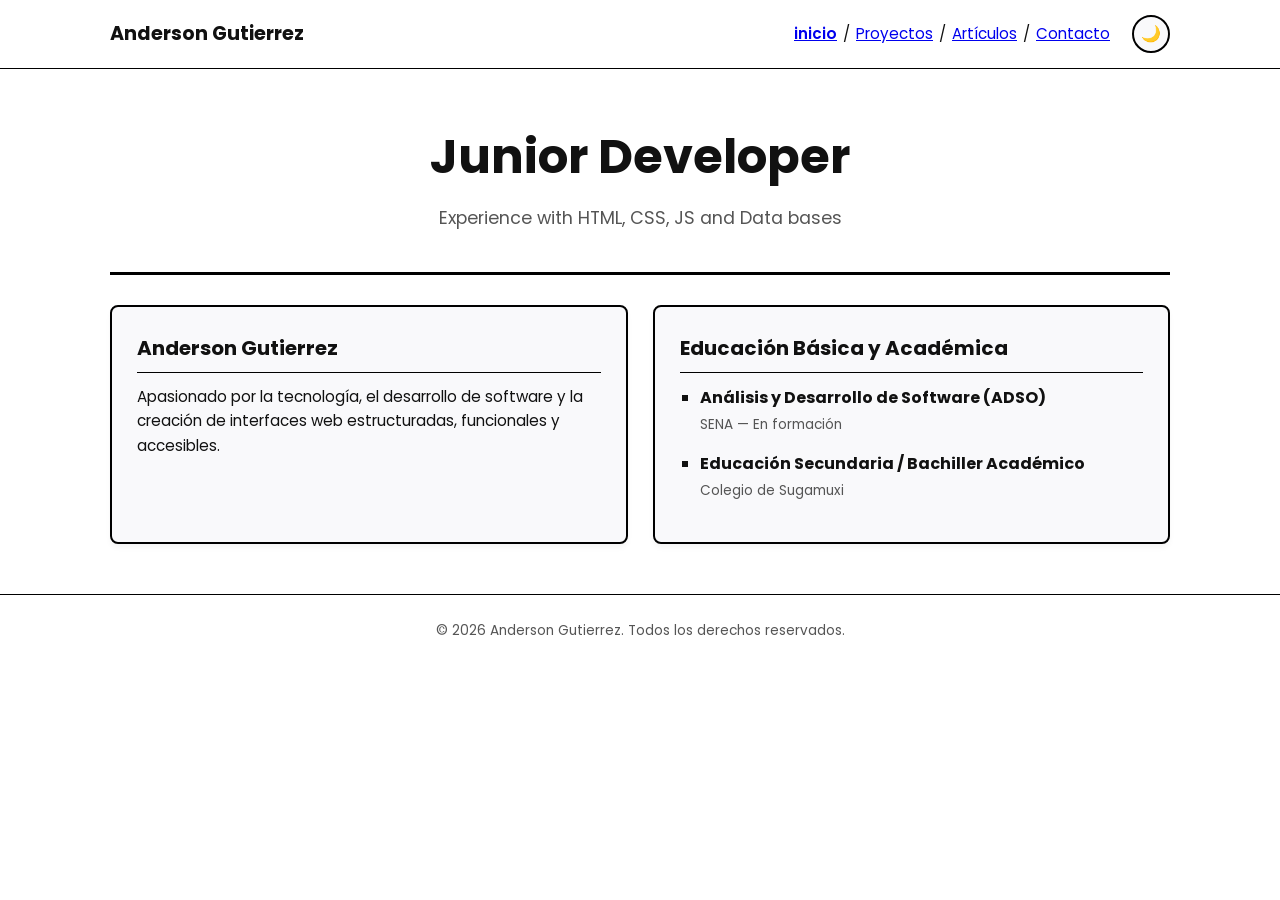
<file: index.html>
<!DOCTYPE html>
<html lang="es">

<head>
    <meta charset="UTF-8">
    <meta name="viewport" content="width=device-width, initial-scale=1.0">
    <meta name="robots" content="index, follow">
    <meta name="author" content="Anderson Gutierrez">
    <meta name="description" content="Sitio web personal y portafolio de Anderson Gutierrez, desarrollador web frontend.">
    
    <!-- Google Fonts -->
    <link rel="preconnect" href="https://fonts.googleapis.com">
    <link rel="preconnect" href="https://fonts.gstatic.com" crossorigin>
    <link href="https://fonts.googleapis.com/css2?family=Poppins:wght@300;400;500;600;700&display=swap" rel="stylesheet">

    <!-- Estilos CSS -->
    <link rel="stylesheet" href="style.css">

    <title>Inicio | Cv-Anderson Gutierrez</title>
</head>

<body>

    <!-- Checkbox oculto para el modo oscuro -->
    <input type="checkbox" id="dark-toggle" class="dark-checkbox">

    <!-- HEADER / NAVEGACIÓN -->
    <header class="site-header">
        <div class="container header-container">
            <a href="#" class="logo">
                <strong>Anderson Gutierrez</strong>
            </a>
            
            <div class="header-right">
                <nav class="nav-links">
                    <a href="#inicio" class="active">inicio</a> /
                    <a href="proyectos.html">Proyectos</a> /
                    <a href="articulos.html">Artículos</a> /
                    <a href="contacto.html">Contacto</a>
                </nav>

                <!-- Botón de cambio de tema -->
                <label for="dark-toggle" class="theme-btn" aria-label="Cambiar modo oscuro"></label>
            </div>
        </div>
    </header>

    <!-- SECCIÓN PRINCIPAL (HERO) -->
    <main>
        <section id="inicio" class="hero-section">
            <div class="container">
                <h1>Junior Developer</h1>
                <p>Experience with HTML, CSS, JS and Data bases</p>
            </div>
        </section>

        <div class="container">
            <hr class="section-divider">
        </div>

        <!-- CONTENIDO EN COLUMNAS -->
        <div class="container main-content-grid">
            
            <section class="card-section">
                <h2>Anderson Gutierrez</h2>
                <p>Apasionado por la tecnología, el desarrollo de software y la creación de interfaces web estructuradas, funcionales y accesibles.</p>
            </section>

            <section class="card-section">
                <h2>Educación Básica y Académica</h2>
                <ul class="edu-list">
                    <li>
                        <strong>Análisis y Desarrollo de Software (ADSO)</strong>
                        <span class="institution">SENA — En formación</span>
                    </li>
                    <li>
                        <strong>Educación Secundaria / Bachiller Académico</strong>
                        <span class="institution">Colegio de Sugamuxi</span>
                    </li>
                </ul>
            </section>

        </div>
    </main>

    <!-- FOOTER -->
    <footer class="site-footer">
        <div class="container">
            <p>&copy; 2026 Anderson Gutierrez. Todos los derechos reservados.</p>
        </div>
    </footer>

</body>
</html>
</file>
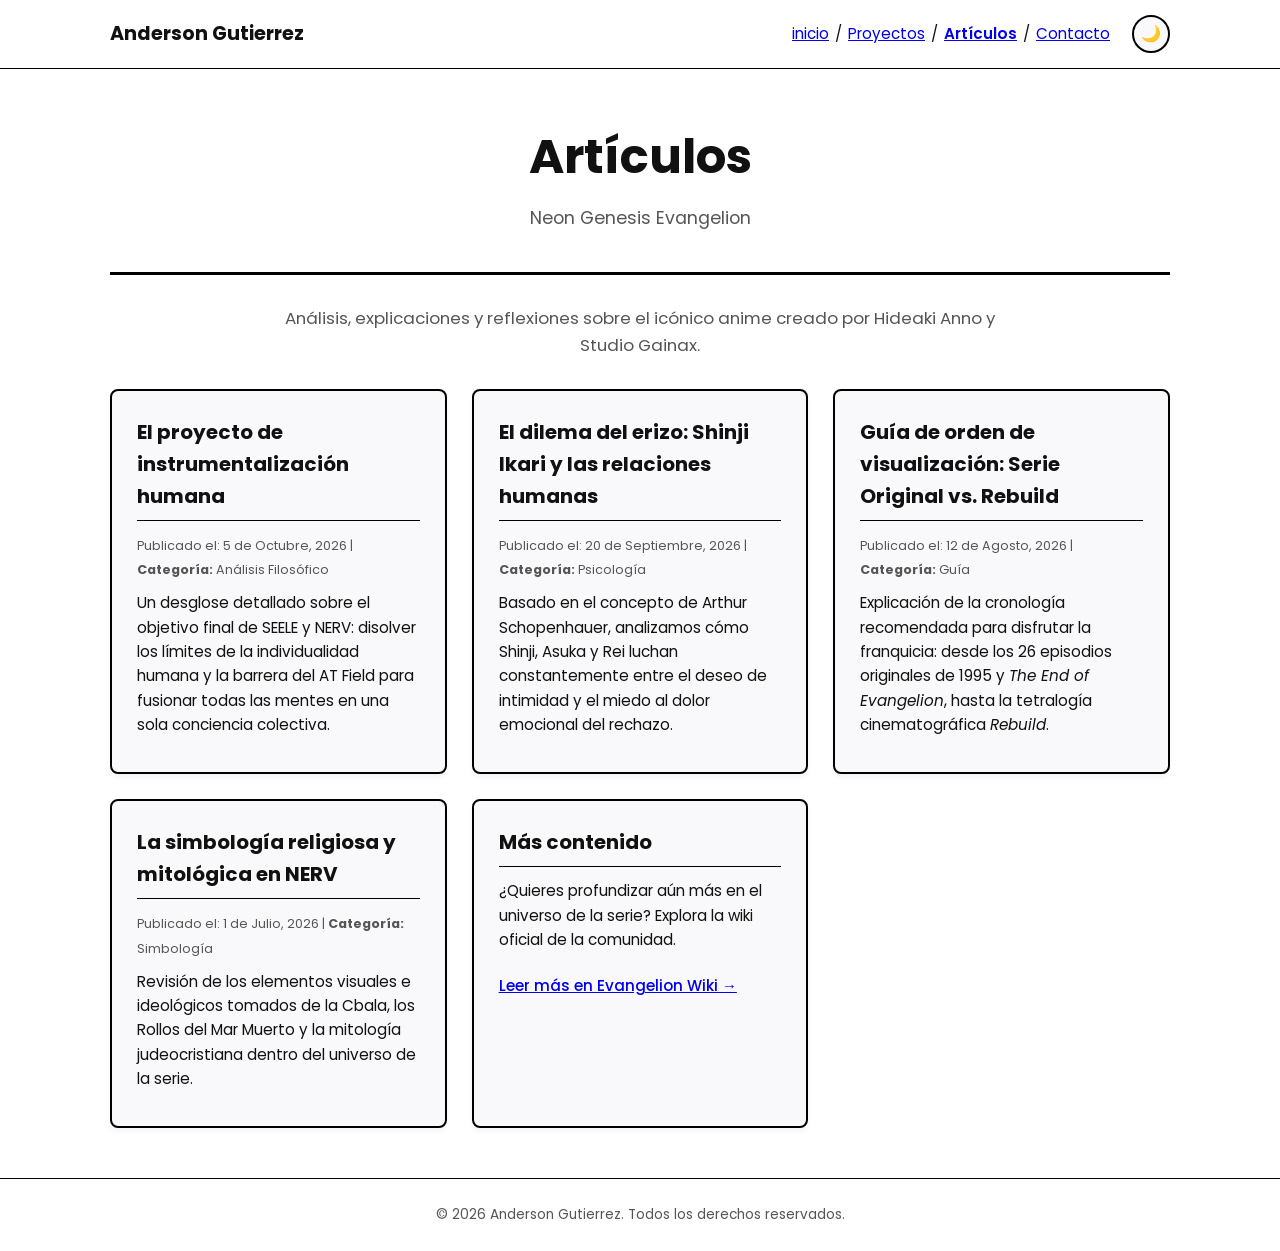
<file: articulos.html>
<!DOCTYPE html>
<html lang="es">

<head>
    <meta charset="UTF-8">
    <meta name="viewport" content="width=device-width, initial-scale=1.0">
    <meta name="robots" content="index, follow">
    <meta name="author" content="Anderson Gutierrez">
    <meta name="description" content="Artículos, análisis sobre Neon Genesis Evangelion y publicaciones sobre desarrollo web creados por Anderson Gutierrez.">
    <meta name="keywords" content="Artículos, Evangelion, Shinji Ikari, NERV, Blog, Análisis, Desarrollo Web">

    <!-- Open Graph -->
    <meta property="og:title" content="Artículos | Cv-Anderson Gutierrez">
    <meta property="og:description" content="Artículos y publicaciones sobre cultura geek, anime y tecnología.">
    <meta property="og:type" content="article">

    <!-- Google Fonts -->
    <link rel="preconnect" href="https://fonts.googleapis.com">
    <link rel="preconnect" href="https://fonts.gstatic.com" crossorigin>
    <link href="https://fonts.googleapis.com/css2?family=Poppins:wght@300;400;500;600;700&display=swap" rel="stylesheet">

    <!-- Hoja de estilos compartida -->
    <link rel="stylesheet" href="style.css">

    <title>Artículos | Cv-Anderson Gutierrez</title>
</head>

<body>

    <!-- Checkbox oculto para el modo oscuro (comparte el mismo ID en todo el sitio) -->
    <input type="checkbox" id="dark-toggle" class="dark-checkbox">

    <!-- HEADER / NAVEGACIÓN UNIFICADA -->
    <header class="site-header">
        <div class="container header-container">
            <a href="index.html" class="logo">
                <strong>Anderson Gutierrez</strong>
            </a>
            
            <div class="header-right">
                <nav class="nav-links">
                    <a href="index.html">inicio</a> /
                    <a href="proyectos.html">Proyectos</a> /
                    <a href="articulos.html" class="active">Artículos</a> /
                    <a href="contacto.html">Contacto</a>
                </nav>

                <!-- Botón de cambio de tema -->
                <label for="dark-toggle" class="theme-btn" aria-label="Cambiar modo oscuro"></label>
            </div>
        </div>
    </header>

    <main>
        <!-- Sección Hero -->
        <section class="hero-section">
            <div class="container">
                <h1>Artículos</h1>
                <p>Neon Genesis Evangelion</p>
            </div>
        </section>

        <div class="container">
            <hr class="section-divider">
        </div>

        <!-- Descripción introductoria -->
        <div class="container intro-project-section">
            <p>Análisis, explicaciones y reflexiones sobre el icónico anime creado por Hideaki Anno y Studio Gainax.</p>
        </div>

        <!-- Listado de Artículos en Grid Responsivo -->
        <div class="container articles-grid">

            <!-- Artículo 1 -->
            <article class="card-section">
                <h2>El proyecto de instrumentalización humana</h2>
                <p class="article-meta"><small>Publicado el: 5 de Octubre, 2026 | <strong>Categoría:</strong> Análisis Filosófico</small></p>
                <p>Un desglose detallado sobre el objetivo final de SEELE y NERV: disolver los límites de la individualidad humana y la barrera del AT Field para fusionar todas las mentes en una sola conciencia colectiva.</p>
            </article>

            <!-- Artículo 2 -->
            <article class="card-section">
                <h2>El dilema del erizo: Shinji Ikari y las relaciones humanas</h2>
                <p class="article-meta"><small>Publicado el: 20 de Septiembre, 2026 | <strong>Categoría:</strong> Psicología</small></p>
                <p>Basado en el concepto de Arthur Schopenhauer, analizamos cómo Shinji, Asuka y Rei luchan constantemente entre el deseo de intimidad y el miedo al dolor emocional del rechazo.</p>
            </article>

            <!-- Artículo 3 -->
            <article class="card-section">
                <h2>Guía de orden de visualización: Serie Original vs. Rebuild</h2>
                <p class="article-meta"><small>Publicado el: 12 de Agosto, 2026 | <strong>Categoría:</strong> Guía</small></p>
                <p>Explicación de la cronología recomendada para disfrutar la franquicia: desde los 26 episodios originales de 1995 y <em>The End of Evangelion</em>, hasta la tetralogía cinematográfica <em>Rebuild</em>.</p>
            </article>

            <!-- Artículo 4 -->
            <article class="card-section">
                <h2>La simbología religiosa y mitológica en NERV</h2>
                <p class="article-meta"><small>Publicado el: 1 de Julio, 2026 | <strong>Categoría:</strong> Simbología</small></p>
                <p>Revisión de los elementos visuales e ideológicos tomados de la Cbala, los Rollos del Mar Muerto y la mitología judeocristiana dentro del universo de la serie.</p>
            </article>

            <!-- Artículo 5: Enlace adicional -->
            <article class="card-section article-link-card">
                <h2>Más contenido</h2>
                <p>¿Quieres profundizar aún más en el universo de la serie? Explora la wiki oficial de la comunidad.</p>
                <a href="https://evangelion.fandom.com/es/wiki/Neo_Genesis_Evangelion_Wiki" target="_blank" class="project-link">Leer más en Evangelion Wiki →</a>
            </article>

        </div>
    </main>

    <!-- FOOTER -->
    <footer class="site-footer">
        <div class="container">
            <p>&copy; 2026 Anderson Gutierrez. Todos los derechos reservados.</p>
        </div>
    </footer>

</body>

</html>
</file>
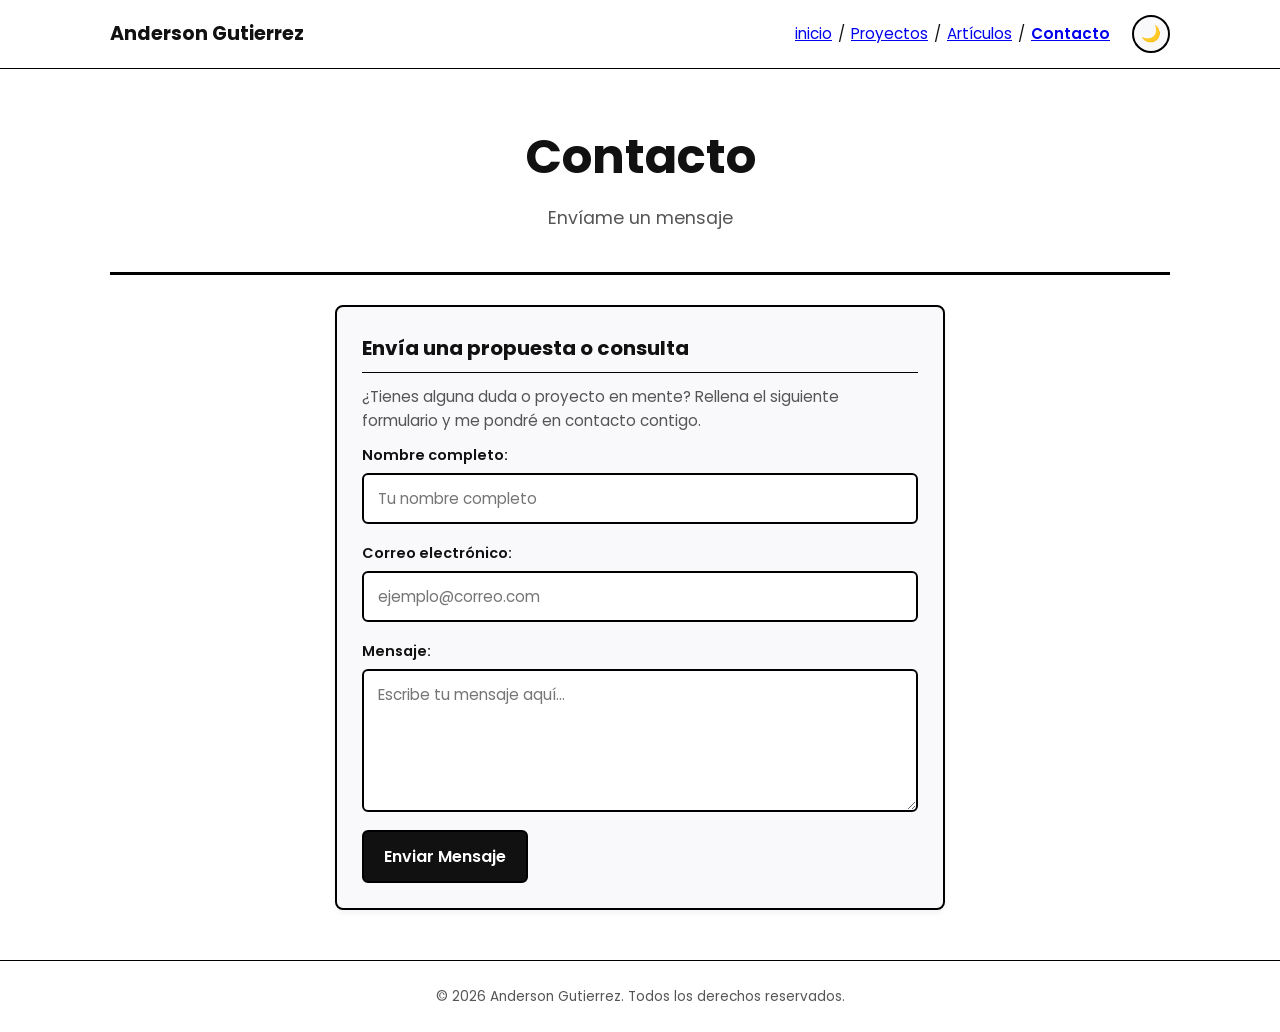
<file: contacto.html>
<!DOCTYPE html>
<html lang="es">

<head>
    <meta charset="UTF-8">
    <meta name="viewport" content="width=device-width, initial-scale=1.0">
    <meta name="robots" content="index, follow">
    <meta name="author" content="Anderson Gutierrez">
    <meta name="description" content="Ponte en contacto con Anderson Gutierrez para consultas, propuestas o colaboraciones en desarrollo web.">
    <meta name="keywords" content="Contacto, Formulario, Mensaje, Email, Anderson Gutierrez">

    <!-- Open Graph -->
    <meta property="og:title" content="Contacto | Cv-Anderson Gutierrez">
    <meta property="og:description" content="Formulario de contacto directo con Anderson Gutierrez.">
    <meta property="og:type" content="website">

    <!-- Google Fonts -->
    <link rel="preconnect" href="https://fonts.googleapis.com">
    <link rel="preconnect" href="https://fonts.gstatic.com" crossorigin>
    <link href="https://fonts.googleapis.com/css2?family=Poppins:wght@300;400;500;600;700&display=swap" rel="stylesheet">

    <!-- Hoja de estilos compartida -->
    <link rel="stylesheet" href="style.css">

    <title>Contacto | Cv-Anderson Gutierrez</title>
</head>

<body>

    <!-- Checkbox oculto para el modo oscuro -->
    <input type="checkbox" id="dark-toggle" class="dark-checkbox">

    <!-- HEADER / NAVEGACIÓN UNIFICADA -->
    <header class="site-header">
        <div class="container header-container">
            <a href="index.html" class="logo">
                <strong>Anderson Gutierrez</strong>
            </a>
            
            <div class="header-right">
                <nav class="nav-links">
                    <a href="index.html">inicio</a> /
                    <a href="proyectos.html">Proyectos</a> /
                    <a href="articulos.html">Artículos</a> /
                    <a href="contacto.html" class="active">Contacto</a>
                </nav>

                <!-- Botón de cambio de tema -->
                <label for="dark-toggle" class="theme-btn" aria-label="Cambiar modo oscuro"></label>
            </div>
        </div>
    </header>

    <main>
        <!-- Sección Hero -->
        <section class="hero-section">
            <div class="container">
                <h1>Contacto</h1>
                <p>Envíame un mensaje</p>
            </div>
        </section>

        <div class="container">
            <hr class="section-divider">
        </div>

        <!-- Formulario de contacto centrado dentro de una tarjeta -->
        <div class="container contact-container">
            <section class="card-section form-card">
                <h2>Envía una propuesta o consulta</h2>
                <p class="form-intro">¿Tienes alguna duda o proyecto en mente? Rellena el siguiente formulario y me pondré en contacto contigo.</p>

                <form action="#" method="POST" class="contact-form">

                    <div class="form-group">
                        <label for="nombre">Nombre completo:</label>
                        <input type="text" id="nombre" name="nombre" placeholder="Tu nombre completo" required>
                    </div>

                    <div class="form-group">
                        <label for="correo">Correo electrónico:</label>
                        <input type="email" id="correo" name="correo" placeholder="ejemplo@correo.com" required>
                    </div>

                    <div class="form-group">
                        <label for="mensaje">Mensaje:</label>
                        <textarea id="mensaje" name="mensaje" rows="5" placeholder="Escribe tu mensaje aquí..." required></textarea>
                    </div>

                    <button type="submit" class="submit-btn">Enviar Mensaje</button>

                </form>
            </section>
        </div>
    </main>

    <!-- FOOTER -->
    <footer class="site-footer">
        <div class="container">
            <p>&copy; 2026 Anderson Gutierrez. Todos los derechos reservados.</p>
        </div>
    </footer>

</body>

</html>
</file>
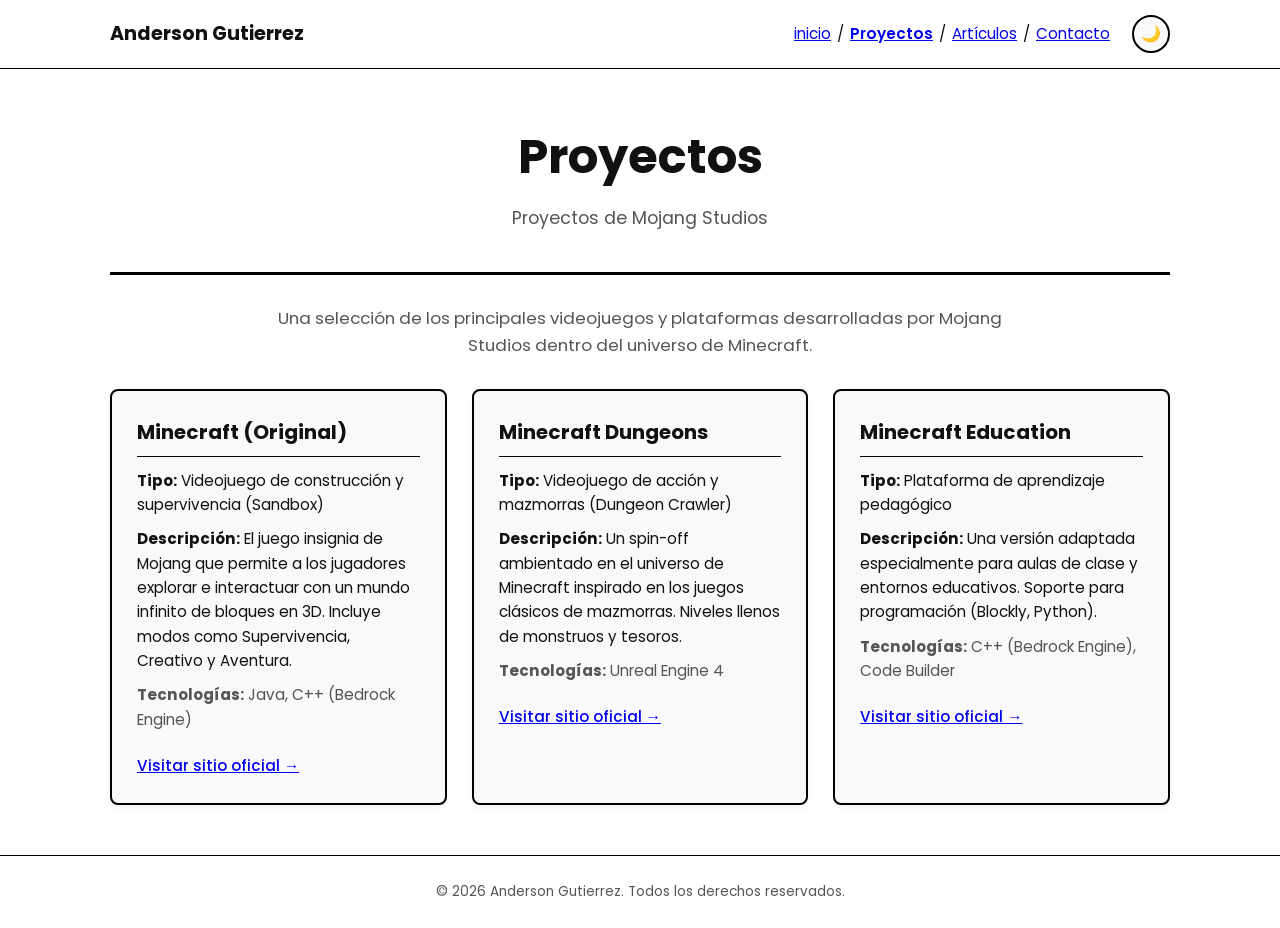
<file: proyectos.html>
<!DOCTYPE html>
<html lang="es">

<head>
    <meta charset="UTF-8">
    <meta name="viewport" content="width=device-width, initial-scale=1.0">
    <meta name="robots" content="index, follow">
    <meta name="author" content="Anderson Gutierrez">
    <meta name="description" content="Explora los proyectos desarrollados por Anderson Gutierrez, incluyendo iniciativas basadas en los juegos y plataformas de Mojang Studios.">
    <meta name="keywords" content="Proyectos, Minecraft, Mojang, Minecraft Dungeons, Minecraft Education, Desarrollo Web">

    <!-- Open Graph -->
    <meta property="og:title" content="Proyectos | Cv-Anderson Gutierrez">
    <meta property="og:description" content="Listado de proyectos y desarrollos de Anderson Gutierrez.">
    <meta property="og:type" content="website">

    <!-- Google Fonts -->
    <link rel="preconnect" href="https://fonts.googleapis.com">
    <link rel="preconnect" href="https://fonts.gstatic.com" crossorigin>
    <link href="https://fonts.googleapis.com/css2?family=Poppins:wght@300;400;500;600;700&display=swap" rel="stylesheet">

    <!-- Misma hoja de estilos compartida -->
    <link rel="stylesheet" href="style.css">

    <title>Proyectos | Cv-Anderson Gutierrez</title>
</head>

<body>

    <!-- Checkbox oculto para el modo oscuro (comparte id y lógica con todo el sitio) -->
    <input type="checkbox" id="dark-toggle" class="dark-checkbox">

    <!-- HEADER / NAVEGACIÓN UNIFICADA -->
    <header class="site-header">
        <div class="container header-container">
            <a href="index.html" class="logo">
                <strong>Anderson Gutierrez</strong>
            </a>
            
            <div class="header-right">
                <nav class="nav-links">
                    <a href="index.html">inicio</a> /
                    <a href="proyectos.html" class="active">Proyectos</a> /
                    <a href="articulos.html">Artículos</a> /
                    <a href="contacto.html">Contacto</a>
                </nav>

                <!-- Botón de cambio de tema -->
                <label for="dark-toggle" class="theme-btn" aria-label="Cambiar modo oscuro"></label>
            </div>
        </div>
    </header>

    <!-- CONTENIDO PRINCIPAL -->
    <main>
        <!-- Sección Hero -->
        <section class="hero-section">
            <div class="container">
                <h1>Proyectos</h1>
                <p>Proyectos de Mojang Studios</p>
            </div>
        </section>

        <div class="container">
            <hr class="section-divider">
        </div>

        <!-- Descripción introductoria -->
        <div class="container intro-project-section">
            <p>Una selección de los principales videojuegos y plataformas desarrolladas por Mojang Studios dentro del universo de Minecraft.</p>
        </div>

        <!-- Listado de Proyectos en Grid Responsivo -->
        <div class="container projects-grid">

            <!-- Proyecto 1: Minecraft -->
            <article class="card-section">
                <h2>Minecraft (Original)</h2>
                <p><strong>Tipo:</strong> Videojuego de construcción y supervivencia (Sandbox)</p>
                <p><strong>Descripción:</strong> El juego insignia de Mojang que permite a los jugadores explorar e interactuar con un mundo infinito de bloques en 3D. Incluye modos como Supervivencia, Creativo y Aventura.</p>
                <p class="tech-tag"><strong>Tecnologías:</strong> Java, C++ (Bedrock Engine)</p>
                <a href="https://www.minecraft.net" target="_blank" class="project-link">Visitar sitio oficial →</a>
            </article>

            <!-- Proyecto 2: Minecraft Dungeons -->
            <article class="card-section">
                <h2>Minecraft Dungeons</h2>
                <p><strong>Tipo:</strong> Videojuego de acción y mazmorras (Dungeon Crawler)</p>
                <p><strong>Descripción:</strong> Un spin-off ambientado en el universo de Minecraft inspirado en los juegos clásicos de mazmorras. Niveles llenos de monstruos y tesoros.</p>
                <p class="tech-tag"><strong>Tecnologías:</strong> Unreal Engine 4</p>
                <a href="https://www.minecraft.net/dungeons" target="_blank" class="project-link">Visitar sitio oficial →</a>
            </article>

            <!-- Proyecto 3: Minecraft Education -->
            <article class="card-section">
                <h2>Minecraft Education</h2>
                <p><strong>Tipo:</strong> Plataforma de aprendizaje pedagógico</p>
                <p><strong>Descripción:</strong> Una versión adaptada especialmente para aulas de clase y entornos educativos. Soporte para programación (Blockly, Python).</p>
                <p class="tech-tag"><strong>Tecnologías:</strong> C++ (Bedrock Engine), Code Builder</p>
                <a href="https://education.minecraft.net" target="_blank" class="project-link">Visitar sitio oficial →</a>
            </article>

        </div>
    </main>

    <!-- FOOTER -->
    <footer class="site-footer">
        <div class="container">
            <p>&copy; 2026 Anderson Gutierrez. Todos los derechos reservados.</p>
        </div>
    </footer>

</body>
</html>
</file>
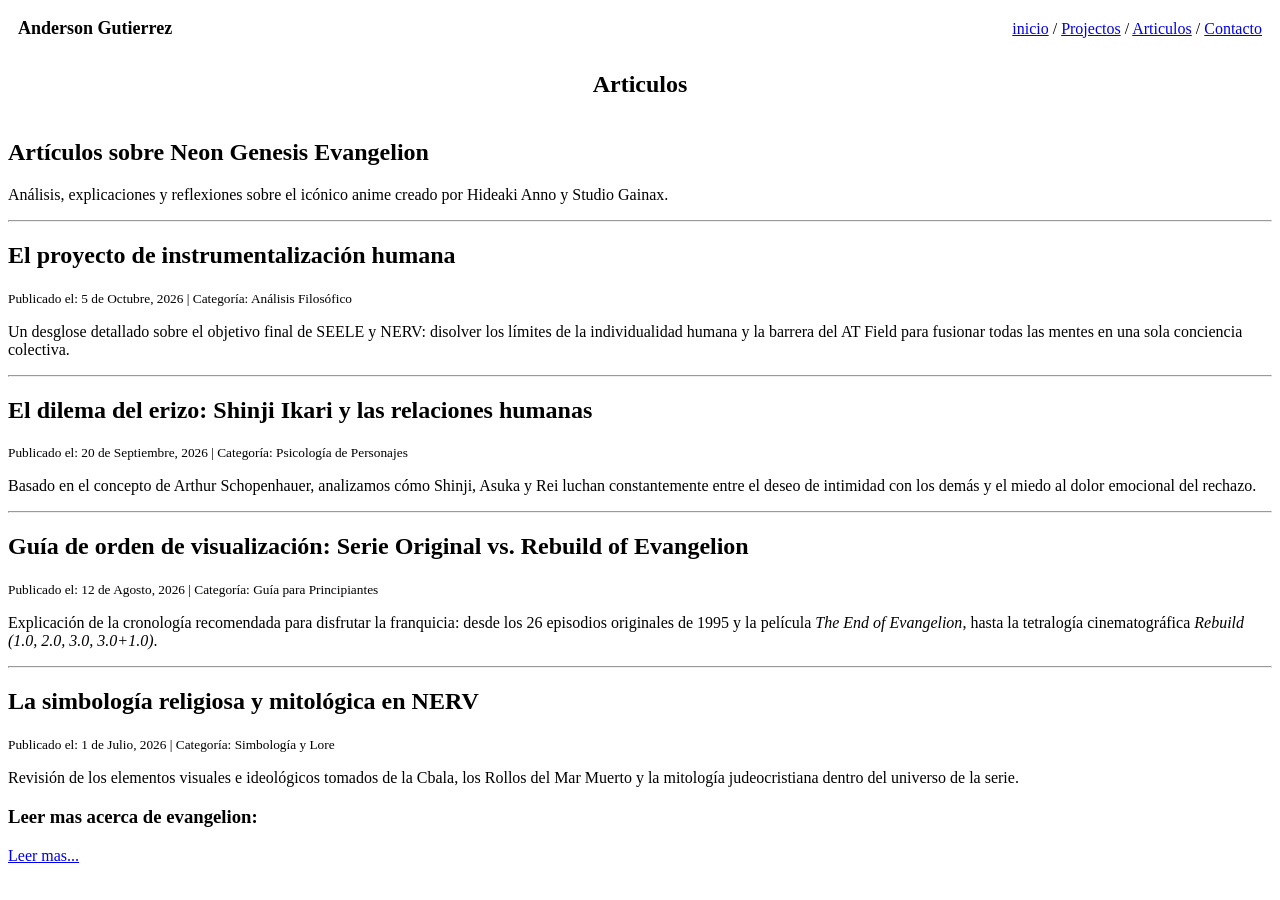
<file: pages/articulos.html>
<!DOCTYPE html>
<html lang="en">

<head>
    <meta charset="UTF-8">
    <meta name="viewport" content="width=device-width, initial-scale=1.0">
    <meta name="robots" content="index, follow">
    <meta name="author" content="Anderson Gutierrez">
    <meta name="description" content="Artículos, análisis sobre Neon Genesis Evangelion y publicaciones sobre desarrollo web creados por Anderson Gutierrez.">
    <meta name="keywords" content="Artículos, Evangelion, Shinji Ikari, NERV, Blog, Análisis, Desarrollo Web">

    <!-- Open Graph -->
    <meta property="og:title" content="Artículos | Cv-Anderson Gutierrez">
    <meta property="og:description" content="Artículos y publicaciones sobre cultura geek, anime y tecnología.">
    <meta property="og:type" content="article">

    <title>Artículos | Cv-Anderson Gutierrez</title>
</head>

<body>
    <header>
        <table width="100%" border="0" cellpadding="10" cellspacing="0">
            <tr>
                <td align="left" valign="middle">
                    <a href="#" style="text-decoration: none; color: black;">
                        <strong style="font-size: 18px; vertical-align: middle;">Anderson Gutierrez</strong>
                    </a>
                </td>

                <td align="right" valign="middle">
                    <nav>
                        <a href="/index.html">inicio</a> /
                        <a href="/pages/proyectos.html">Projectos</a> /
                        <a href="/pages/articulos.html">Articulos</a> /
                        <a href="/pages/contacto.html">Contacto</a>
                    </nav>
                </td>
            </tr>
        </table>
    </header>


    <main>
        <table width="100%" height="70vh" border="0" cellpadding="0" cellspacing="0">
            <tr>
                <td align="center" valign="middle">
                    <section id="inicio">
                        <h1>Articulos</h1>
                    </section>
                </td>
            </tr>
        </table>


        <section>
            <h1>Artículos sobre Neon Genesis Evangelion</h1>
            <p>Análisis, explicaciones y reflexiones sobre el icónico anime creado por Hideaki Anno y Studio Gainax.</p>
        </section>

        <hr>

        <!-- Listado de Artículos sobre Evangelion -->
        <section>

            <!-- Artículo 1 -->
            <article>
                <h2>El proyecto de instrumentalización humana</h2>
                <p><small>Publicado el: <time datetime="2026-10-05">5 de Octubre, 2026</time> | Categoría: Análisis
                        Filosófico</small></p>
                <p>Un desglose detallado sobre el objetivo final de SEELE y NERV: disolver los límites de la
                    individualidad humana y la barrera del AT Field para fusionar todas las mentes en una sola
                    conciencia colectiva.</p>
            </article>

            <hr>

            <!-- Artículo 2 -->
            <article>
                <h2>El dilema del erizo: Shinji Ikari y las relaciones humanas</h2>
                <p><small>Publicado el: <time datetime="2026-09-20">20 de Septiembre, 2026</time> | Categoría:
                        Psicología de Personajes</small></p>
                <p>Basado en el concepto de Arthur Schopenhauer, analizamos cómo Shinji, Asuka y Rei luchan
                    constantemente entre el deseo de intimidad con los demás y el miedo al dolor emocional del rechazo.
                </p>
            </article>

            <hr>

            <!-- Artículo 3 -->
            <article>
                <h2>Guía de orden de visualización: Serie Original vs. Rebuild of Evangelion</h2>
                <p><small>Publicado el: <time datetime="2026-08-12">12 de Agosto, 2026</time> | Categoría: Guía para
                        Principiantes</small></p>
                <p>Explicación de la cronología recomendada para disfrutar la franquicia: desde los 26 episodios
                    originales de 1995 y la película <em>The End of Evangelion</em>, hasta la tetralogía cinematográfica
                    <em>Rebuild (1.0, 2.0, 3.0, 3.0+1.0)</em>.</p>
            </article>

            <hr>

            <!-- Artículo 4 -->
            <article>
                <h2>La simbología religiosa y mitológica en NERV</h2>
                <p><small>Publicado el: <time datetime="2026-07-01">1 de Julio, 2026</time> | Categoría: Simbología y
                        Lore</small></p>
                <p>Revisión de los elementos visuales e ideológicos tomados de la Cbala, los Rollos del Mar Muerto y la
                    mitología judeocristiana dentro del universo de la serie.</p>
            </article>
            <article>
                <h3>Leer mas acerca de evangelion:</h3>
                <a href="https://evangelion.fandom.com/es/wiki/Neo_Genesis_Evangelion_Wiki" target="_blank">Leer
                    mas...</a>
            </article>
        </section>

    </main>
</body>

</html>
</file>
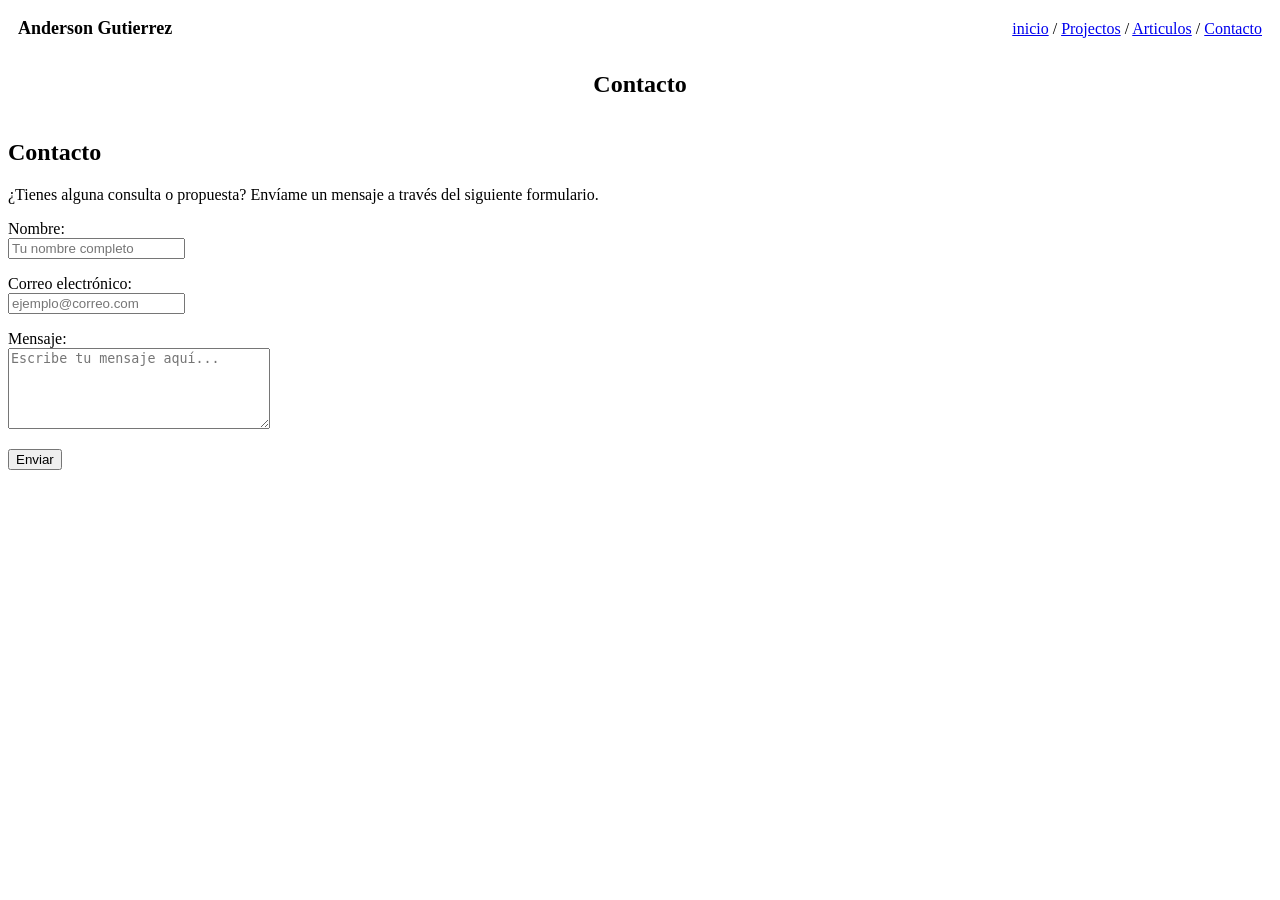
<file: pages/contacto.html>
<!DOCTYPE html>
<html lang="en">

<head>
    <meta charset="UTF-8">
    <meta name="viewport" content="width=device-width, initial-scale=1.0">
    <meta name="robots" content="index, follow">
    <meta name="author" content="Anderson Gutierrez">
    <meta name="description" content="Ponte en contacto con Anderson Gutierrez para consultas, propuestas o colaboraciones en desarrollo web.">
    <meta name="keywords" content="Contacto, Formulario, Mensaje, Email, Anderson Gutierrez">

    <!-- Open Graph -->
    <meta property="og:title" content="Contacto | Cv-Anderson Gutierrez">
    <meta property="og:description" content="Formulario de contacto directo con Anderson Gutierrez.">
    <meta property="og:type" content="website">

    <title>Contacto | Cv-Anderson Gutierrez</title>
</head>

<body>
    <header>
        <table width="100%" border="0" cellpadding="10" cellspacing="0">
            <tr>
                <td align="left" valign="middle">
                    <a href="#" style="text-decoration: none; color: black;">
                        <strong style="font-size: 18px; vertical-align: middle;">Anderson Gutierrez</strong>
                    </a>
                </td>

                <td align="right" valign="middle">
                    <nav>
                        <a href="/index.html">inicio</a> /
                        <a href="/pages/proyectos.html">Projectos</a> /
                        <a href="/pages/articulos.html">Articulos</a> /
                        <a href="/pages/contacto.html">Contacto</a>
                    </nav>
                </td>
            </tr>
        </table>
    </header>


    <main>
        <table width="100%" height="70vh" border="0" cellpadding="0" cellspacing="0">
            <tr>
                <td align="center" valign="middle">
                    <section id="inicio">
                        <h1>Contacto</h1>
                    </section>
                </td>
            </tr>
        </table>

        <section>
            <h1>Contacto</h1>
            <p>¿Tienes alguna consulta o propuesta? Envíame un mensaje a través del siguiente formulario.</p>
        </section>

        <!-- Formulario de contacto -->
        <section>
            <form action="#" method="POST">

                <p>
                    <label for="nombre">Nombre:</label><br>
                    <input type="text" id="nombre" name="nombre" placeholder="Tu nombre completo" required>
                </p>

                <p>
                    <label for="correo">Correo electrónico:</label><br>
                    <input type="email" id="correo" name="correo" placeholder="ejemplo@correo.com" required>
                </p>

                <p>
                    <label for="mensaje">Mensaje:</label><br>
                    <textarea id="mensaje" name="mensaje" rows="5" cols="30" placeholder="Escribe tu mensaje aquí..."
                        required></textarea>
                </p>

                <p>
                    <button type="submit">Enviar</button>
                </p>

            </form>
        </section>
    </main>
</body>

</html>
</file>
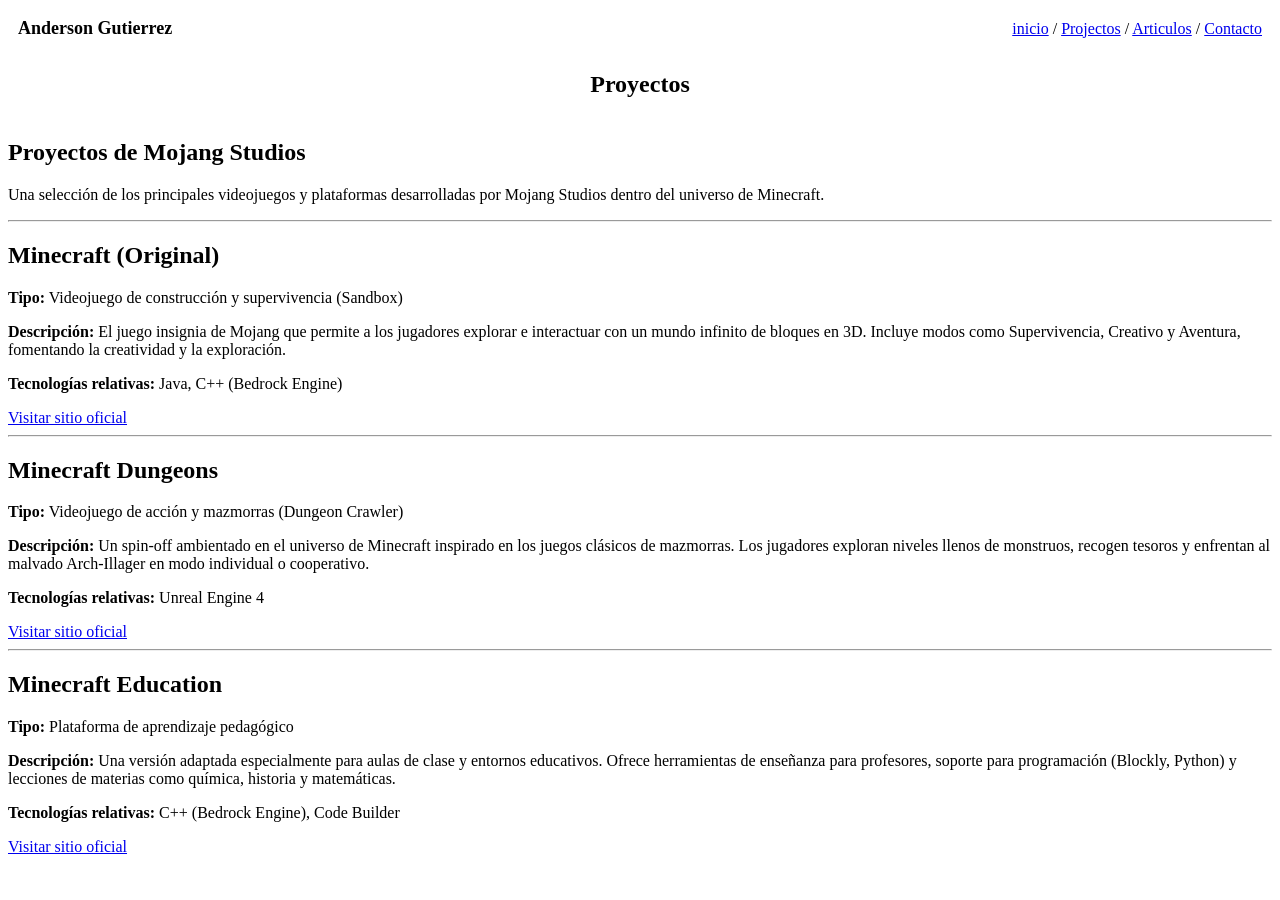
<file: pages/proyectos.html>
<!DOCTYPE html>
<html lang="en">

<head>
    <meta charset="UTF-8">
    <meta name="viewport" content="width=device-width, initial-scale=1.0">
    <meta name="robots" content="index, follow">
    <meta name="author" content="Anderson Gutierrez">
    <meta name="description" content="Explora los proyectos desarrollados por Anderson Gutierrez, incluyendo iniciativas basadas en los juegos y plataformas de Mojang Studios.">
    <meta name="keywords" content="Proyectos, Minecraft, Mojang, Minecraft Dungeons, Minecraft Education, Desarrollo Web">

    <!-- Open Graph -->
    <meta property="og:title" content="Proyectos | Cv-Anderson Gutierrez">
    <meta property="og:description" content="Listado de proyectos y desarrollos de Anderson Gutierrez.">
    <meta property="og:type" content="website">

    <title>Proyectos | Cv-Anderson Gutierrez</title>
</head>

<body>
    <header>
        <table width="100%" border="0" cellpadding="10" cellspacing="0">
            <tr>
                <td align="left" valign="middle">
                    <a href="#" style="text-decoration: none; color: black;">
                        <strong style="font-size: 18px; vertical-align: middle;">Anderson Gutierrez</strong>
                    </a>
                </td>

                <td align="right" valign="middle">
                    <nav>
                        <a href="/index.html">inicio</a> /
                        <a href="/pages/proyectos.html">Projectos</a> /
                        <a href="/pages/articulos.html">Articulos</a> /
                        <a href="/pages/contacto.html">Contacto</a>
                    </nav>
                </td>
            </tr>
        </table>
    </header>

    <main>
        <table width="100%" height="70vh" border="0" cellpadding="0" cellspacing="0">
            <tr>
                <td align="center" valign="middle">
                    <section id="inicio">
                        <h1>Proyectos</h1>
                    </section>
                </td>
            </tr>
        </table>


        <section>
            <h1>Proyectos de Mojang Studios</h1>
            <p>Una selección de los principales videojuegos y plataformas desarrolladas por Mojang Studios dentro del
                universo de Minecraft.</p>
        </section>

        <hr>

        <!-- Listado de Proyectos -->
        <section>

            <!-- Proyecto 1: Minecraft -->
            <article>
                <h2>Minecraft (Original)</h2>
                <p><strong>Tipo:</strong> Videojuego de construcción y supervivencia (Sandbox)</p>
                <p><strong>Descripción:</strong> El juego insignia de Mojang que permite a los jugadores explorar e
                    interactuar con un mundo infinito de bloques en 3D. Incluye modos como Supervivencia, Creativo y
                    Aventura, fomentando la creatividad y la exploración.</p>
                <p><strong>Tecnologías relativas:</strong> Java, C++ (Bedrock Engine)</p>
                <a href="https://www.minecraft.net" target="_blank">Visitar sitio oficial</a>
            </article>

            <hr>

            <!-- Proyecto 2: Minecraft Dungeons -->
            <article>
                <h2>Minecraft Dungeons</h2>
                <p><strong>Tipo:</strong> Videojuego de acción y mazmorras (Dungeon Crawler)</p>
                <p><strong>Descripción:</strong> Un spin-off ambientado en el universo de Minecraft inspirado en los
                    juegos clásicos de mazmorras. Los jugadores exploran niveles llenos de monstruos, recogen tesoros y
                    enfrentan al malvado Arch-Illager en modo individual o cooperativo.</p>
                <p><strong>Tecnologías relativas:</strong> Unreal Engine 4</p>
                <a href="https://www.minecraft.net/dungeons" target="_blank">Visitar sitio oficial</a>
            </article>

            <hr>

            <!-- Proyecto 3: Minecraft Education -->
            <article>
                <h2>Minecraft Education</h2>
                <p><strong>Tipo:</strong> Plataforma de aprendizaje pedagógico</p>
                <p><strong>Descripción:</strong> Una versión adaptada especialmente para aulas de clase y entornos
                    educativos. Ofrece herramientas de enseñanza para profesores, soporte para programación (Blockly,
                    Python) y lecciones de materias como química, historia y matemáticas.</p>
                <p><strong>Tecnologías relativas:</strong> C++ (Bedrock Engine), Code Builder</p>
                <a href="https://education.minecraft.net" target="_blank">Visitar sitio oficial</a>
            </article>

        </section>

    </main>
</body>

</html>
</file>
<file: style.css>
/* VARIABLES POR DEFECTO MODO CLARO */
:root {
    --bg-color: #ffffff;
    --text-color: #111111;
    --card-bg: #f9f9fb;
    --border-color: #000000;
    --link-color: #0000ee;
    --muted-color: #555555;
    --shadow: 0 4px 6px -1px rgba(0,0,0,0.05);
}

/* MODO OSCURO */
body:has(#dark-toggle:checked) {
    --bg-color: #121212;
    --text-color: #f1f5f9;
    --card-bg: #1e1e24;
    --border-color: #444444;
    --link-color: #60a5fa;
    --muted-color: #a0aec0;
    --shadow: 0 4px 6px -1px rgba(0,0,0,0.3);
}

/* Ocultar el checkbox real */
.dark-checkbox {
    display: none;
}

/*RESET & BOX MODEL*/
* {
    box-sizing: border-box;
    margin: 0;
    padding: 0;
}

body {
    font-family: 'Poppins', sans-serif;
    background-color: var(--bg-color);
    color: var(--text-color);
    line-height: 1.6;
    transition: background-color 0.3s ease, color 0.3s ease;
}

.container {
    width: 100%;
    max-width: 1100px;
    margin: 0 auto;
    padding: 0 20px;
}

/* ESTILO DEL BOTÓN DE TEMA */
.header-right {
    display: flex;
    align-items: center;
    gap: 20px;
}

.theme-btn {
    background: var(--card-bg);
    color: var(--text-color);
    border: 2px solid var(--border-color);
    border-radius: 50%;
    width: 38px;
    height: 38px;
    cursor: pointer;
    display: flex;
    align-items: center;
    justify-content: center;
    transition: transform 0.2s, background-color 0.3s;
}

.theme-btn:hover {
    transform: scale(1.1);
}

/* Icono por defecto */
.theme-btn::before {
    content: "🌙";
    font-size: 1rem;
}

/* Cambiar el icono a Sol cuando el checkbox esté marcado */
body:has(#dark-toggle:checked) .theme-btn::before {
    content: "☀️";
}

/* HEADER & NAVEGACIÓN */
.site-header {
    background-color: var(--bg-color);
    padding: 15px 0;
    border-bottom: 1px solid var(--border-color);
    transition: background-color 0.3s ease;
}

.header-container {
    display: flex;
    flex-direction: column;
    align-items: center;
    gap: 12px;
}

.logo {
    text-decoration: none;
    color: var(--text-color);
    font-size: 1.2rem;
}

.nav-links {
    font-size: 0.95rem;
}

.nav-links a {
    color: var(--link-color);
    text-decoration: underline;
    margin: 0 2px;
}

.nav-links a.active {
    font-weight: 600;
}

/* HERO SECTION */
.hero-section {
    padding: 50px 0 20px;
    text-align: center;
}

.hero-section h1 {
    font-size: clamp(2rem, 4vw, 3rem);
    font-weight: 700;
    margin-bottom: 8px;
}

.hero-section p {
    font-size: 1.1rem;
    color: var(--muted-color);
}

.section-divider {
    border: none;
    height: 3px;
    background-color: var(--border-color);
    margin: 20px 0 30px;
}

/* INTRO SECCIÓN DE PROYECTOS */
.intro-project-section {
    text-align: center;
    margin-bottom: 30px;
    color: var(--muted-color);
    font-size: 1.05rem;
    max-width: 800px;
}

/* GRILLAS */
.main-content-grid, .projects-grid {
    display: grid;
    grid-template-columns: 1fr;
    gap: 25px;
    margin-bottom: 50px;
}

.card-section {
    background-color: var(--card-bg);
    border: 2px solid var(--border-color);
    border-radius: 8px;
    padding: 25px;
    box-shadow: var(--shadow);
    transition: background-color 0.3s ease, border-color 0.3s ease, transform 0.2s ease;
}

.card-section:hover {
    transform: translateY(-3px);
}

.card-section h2 {
    font-size: 1.25rem;
    margin-bottom: 12px;
    border-bottom: 1px solid var(--border-color);
    padding-bottom: 8px;
}

.card-section p {
    margin-bottom: 10px;
    font-size: 0.95rem;
}

.tech-tag {
    font-size: 0.9rem;
    color: var(--muted-color);
}

.project-link {
    display: inline-block;
    margin-top: 12px;
    color: var(--link-color);
    text-decoration: underline;
    font-weight: 500;
    font-size: 0.95rem;
}

/* Listas de educación (Home) */
.edu-list {
    list-style-type: square;
    padding-left: 20px;
}

.edu-list li {
    margin-bottom: 15px;
}

.edu-list strong {
    display: block;
    font-size: 1rem;
}

.institution {
    font-size: 0.85rem;
    color: var(--muted-color);
}

/* FOOTER */
.site-footer {
    text-align: center;
    padding: 25px 0;
    border-top: 1px solid var(--border-color);
    color: var(--muted-color);
    font-size: 0.85rem;
    background-color: var(--bg-color);
    transition: background-color 0.3s ease;
}

.articles-grid {
    display: grid;
    grid-template-columns: 1fr;
    gap: 25px;
    margin-bottom: 50px;
}

.article-meta {
    color: var(--muted-color);
    margin-bottom: 12px;
    font-size: 0.85rem;
}

.contact-container {
    max-width: 650px;
    margin-bottom: 50px;
}

.form-intro {
    color: var(--muted-color);
    margin-bottom: 20px;
    font-size: 0.95rem;
}

.contact-form {
    display: flex;
    flex-direction: column;
    gap: 18px;
}

.form-group {
    display: flex;
    flex-direction: column;
    gap: 6px;
}

.form-group label {
    font-size: 0.9rem;
    font-weight: 600;
}

.form-group input,
.form-group textarea {
    width: 100%;
    padding: 12px 14px;
    border: 2px solid var(--border-color);
    border-radius: 6px;
    background-color: var(--bg-color);
    color: var(--text-color);
    font-family: inherit;
    font-size: 0.95rem;
    transition: border-color 0.2s ease, background-color 0.3s ease, color 0.3s ease;
}

.form-group input:focus,
.form-group textarea:focus {
    outline: none;
    border-color: var(--link-color);
}

/* Botón de envío */
.submit-btn {
    background-color: var(--text-color);
    color: var(--bg-color);
    border: 2px solid var(--border-color);
    padding: 12px 20px;
    font-size: 1rem;
    font-weight: 600;
    font-family: inherit;
    border-radius: 6px;
    cursor: pointer;
    transition: transform 0.1s ease, opacity 0.2s ease;
    align-self: flex-start;
}

.submit-btn:hover {
    opacity: 0.9;
    transform: translateY(-2px);
}

.submit-btn:active {
    transform: translateY(0);
}

/* Responsivo */
@media (min-width: 768px) {
    .articles-grid {
        grid-template-columns: repeat(2, 1fr);
    }
}

@media (min-width: 1024px) {
    .articles-grid {
        grid-template-columns: repeat(3, 1fr);
    }
}

@media (min-width: 600px) {
    .header-container {
        flex-direction: row;
        justify-content: space-between;
    }
}

@media (min-width: 768px) {
    .main-content-grid {
        grid-template-columns: 1fr 1fr;
    }
    
    .projects-grid {
        grid-template-columns: repeat(2, 1fr);
    }
}

@media (min-width: 1024px) {
    .projects-grid {
        grid-template-columns: repeat(3, 1fr);
    }
}
</file>
